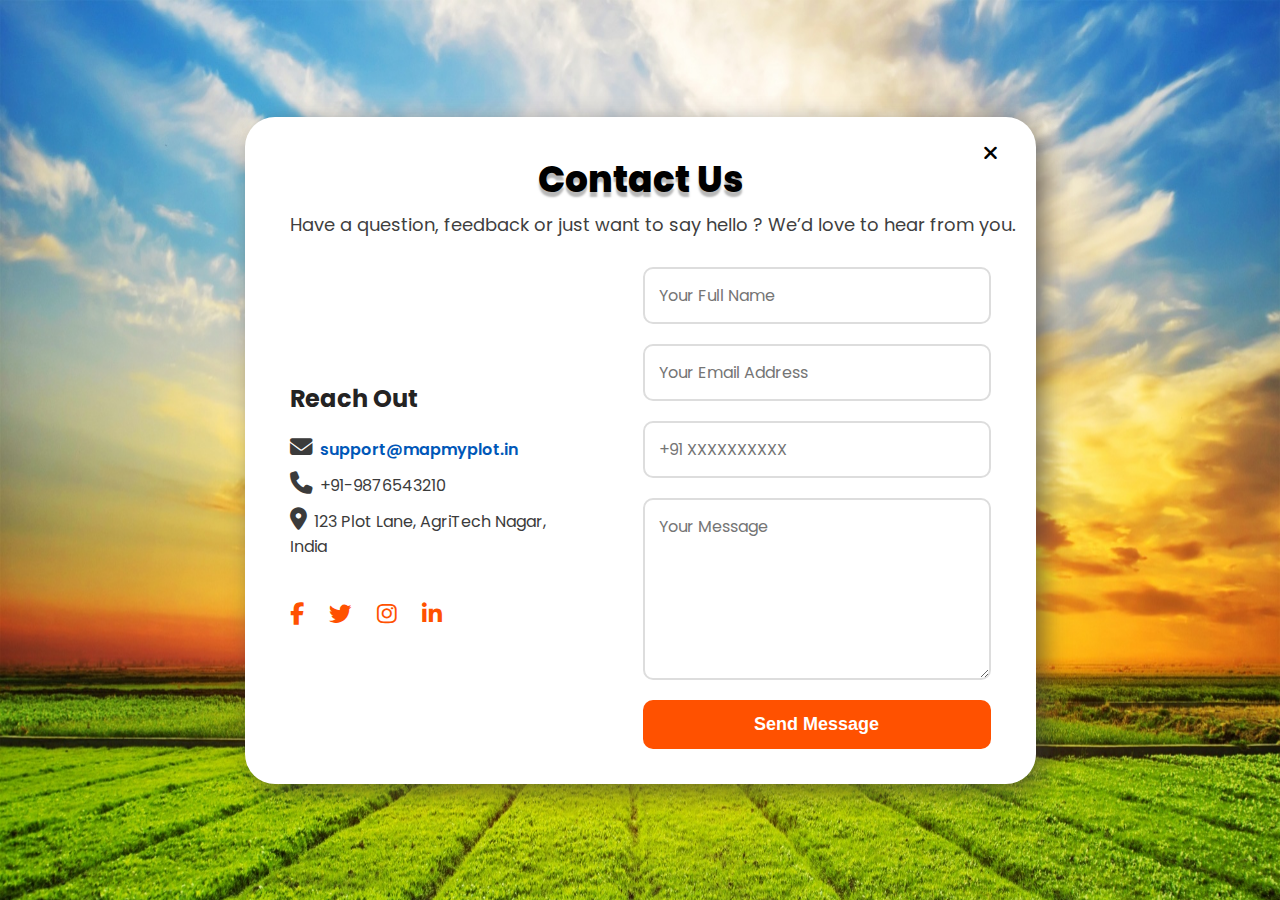
<file: contact.html>
<!DOCTYPE html>
<html lang="en">
<head>
  <meta charset="UTF-8" />
  <meta name="viewport" content="width=device-width, initial-scale=1.0"/>
  <title>Contact Us | MapMyPlot</title>
  <link rel="stylesheet" href="contact.css" />
  <link href="https://fonts.googleapis.com/css2?family=Poppins:wght@400;600;700&display=swap" rel="stylesheet" />
  <link rel="stylesheet" href="https://cdnjs.cloudflare.com/ajax/libs/font-awesome/6.5.0/css/all.min.css">
</head>

<body class="contact-body">
  <section class="contact-wrapper">
    <!-- Close Button -->
    <a class="cross" href="index.html"><i class="fa-solid fa-xmark"></i></a>

    <div class="contact-heading">
      <h1>Contact Us</h1>
      <p>Have a question, feedback or just want to say hello ? We’d love to hear from you.</p>
    </div>

    <div class="contact-container">
      <!-- Left Side: Info -->
      <div class="contact-info">
        <h2>Reach Out</h2>
        <p><i class="fas fa-envelope"></i> <a href="mailto:support@mapmyplot.in">support@mapmyplot.in</a></p>
        <p><i class="fa-solid fa-phone"></i> +91-9876543210</p>
        <p><i class="fas fa-map-marker-alt"></i> 123 Plot Lane, AgriTech Nagar, India</p>

        <div class="contact-socials">
        <a href="#"><i class="fab fa-facebook-f"></i></a>
        <a href="#"><i class="fab fa-twitter"></i></a>
        <a href="#"><i class="fab fa-instagram"></i></a>
        <a href="#"><i class="fab fa-linkedin-in"></i></a>
        </div>
      </div>


      <!-- Right Side: Form -->
      <form class="contact-form" action="#" method="post">
        <input type="text" name="name" placeholder="Your Full Name" pattern="^[A-Za-z\s]{1,40}$" required />
        <input type="email" name="email" placeholder="Your Email Address" pattern="^^[a-zA-Z0-9._%+-]+@[a-zA-Z0-9.-]+\.[a-zA-Z]{2,}$$" required />
        <input type="tel" name="phone" placeholder="+91 XXXXXXXXXX" pattern="^\+\d{1,4}\s\d{10}$" required/>
        <textarea name="message" rows="6" placeholder="Your Message" required></textarea>
        <button type="submit">Send Message</button>
      </form>
    </div>
  </section>
</body>
</html>
</file>
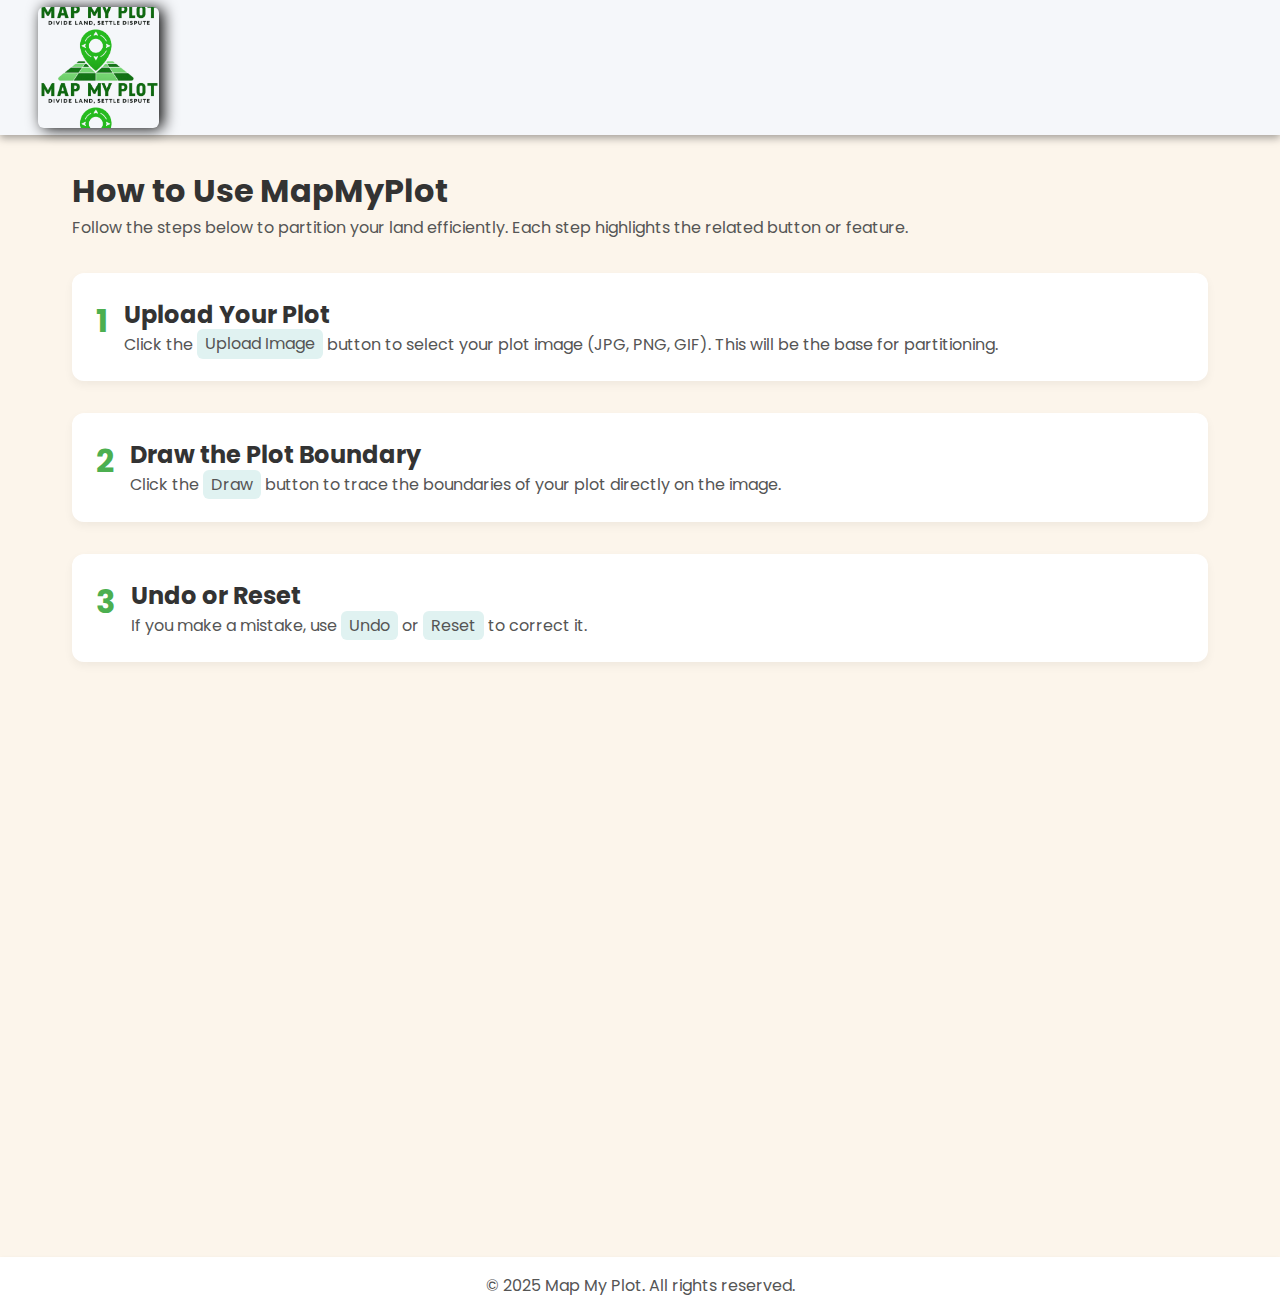
<file: how-to-use.html>
<!DOCTYPE html>
<html lang="en">
<head>
  <meta charset="UTF-8" />
  <meta name="viewport" content="width=device-width, initial-scale=1.0" />
  <title>How To Use | MapMyPlot</title>
  <link rel="stylesheet" href="how-to-use.css" />
  <link rel="stylesheet" href="https://cdnjs.cloudflare.com/ajax/libs/font-awesome/6.5.0/css/all.min.css">
  <link href="https://fonts.googleapis.com/css2?family=Poppins:wght@400;600;700&display=swap" rel="stylesheet">
</head>
<body>

  <header>
  <a href="index.html" class="logo-container"></a>
</header>


<main>
  <h1>How to Use MapMyPlot</h1>
  <p>Follow the steps below to partition your land efficiently. Each step highlights the related button or feature.</p>

  <div class="interactive-steps">
    <!-- Step template -->
    <div class="step" data-step="1">
      <div class="step-number">1</div>
      <div class="step-content">
        <h2>Upload Your Plot</h2>
        <p>Click the <span class="highlight-btn" data-target="#uploadBtn">Upload Image</span> button to select your plot image (JPG, PNG, GIF). This will be the base for partitioning.</p>
      </div>
    </div>

    <div class="step" data-step="2">
      <div class="step-number">2</div>
      <div class="step-content">
        <h2>Draw the Plot Boundary</h2>
        <p>Click the <span class="highlight-btn" data-target="#drawBtn">Draw</span> button to trace the boundaries of your plot directly on the image.</p>
      </div>
    </div>

    <div class="step" data-step="3">
      <div class="step-number">3</div>
      <div class="step-content">
        <h2>Undo or Reset</h2>
        <p>If you make a mistake, use <span class="highlight-btn" data-target="#undoBtn">Undo</span> or <span class="highlight-btn" data-target="#resetBtn">Reset</span> to correct it.</p>
      </div>
    </div>

    <div class="step" data-step="4">
      <div class="step-number">4</div>
      <div class="step-content">
        <h2>Set Plot Parameters</h2>
        <p>Enter the <strong>number of partitions</strong>, <strong>reference side length</strong>, and <strong>units</strong> in the control panel to calculate the scale.</p>
      </div>
    </div>

    <div class="step" data-step="5">
      <div class="step-number">5</div>
      <div class="step-content">
        <h2>Generate Partitions</h2>
        <p>Click the <span class="highlight-btn" data-target="#generateBtn">Generate Partition</span> button to create subplots instantly.</p>
      </div>
    </div>

    <div class="step" data-step="6">
      <div class="step-number">6</div>
      <div class="step-content">
        <h2>Check Area Results</h2>
        <p>The <span class="highlight-btn" data-target=".results-panel">Area Results</span> panel shows total area and area of each partition automatically.</p>
      </div>
    </div>

    <div class="step" data-step="7">
      <div class="step-number">7</div>
      <div class="step-content">
        <h2>Export Your Partition</h2>
        <p>Click the <span class="highlight-btn" data-target="#exportBtn">Export</span> button to save your partitioned plot.</p>
      </div>
    </div>
  </div>
</main>

<footer>
  <p>© 2025 Map My Plot. All rights reserved.</p>
</footer>

<script src="how-to-use.js"></script>
</body>
</html>
</file>
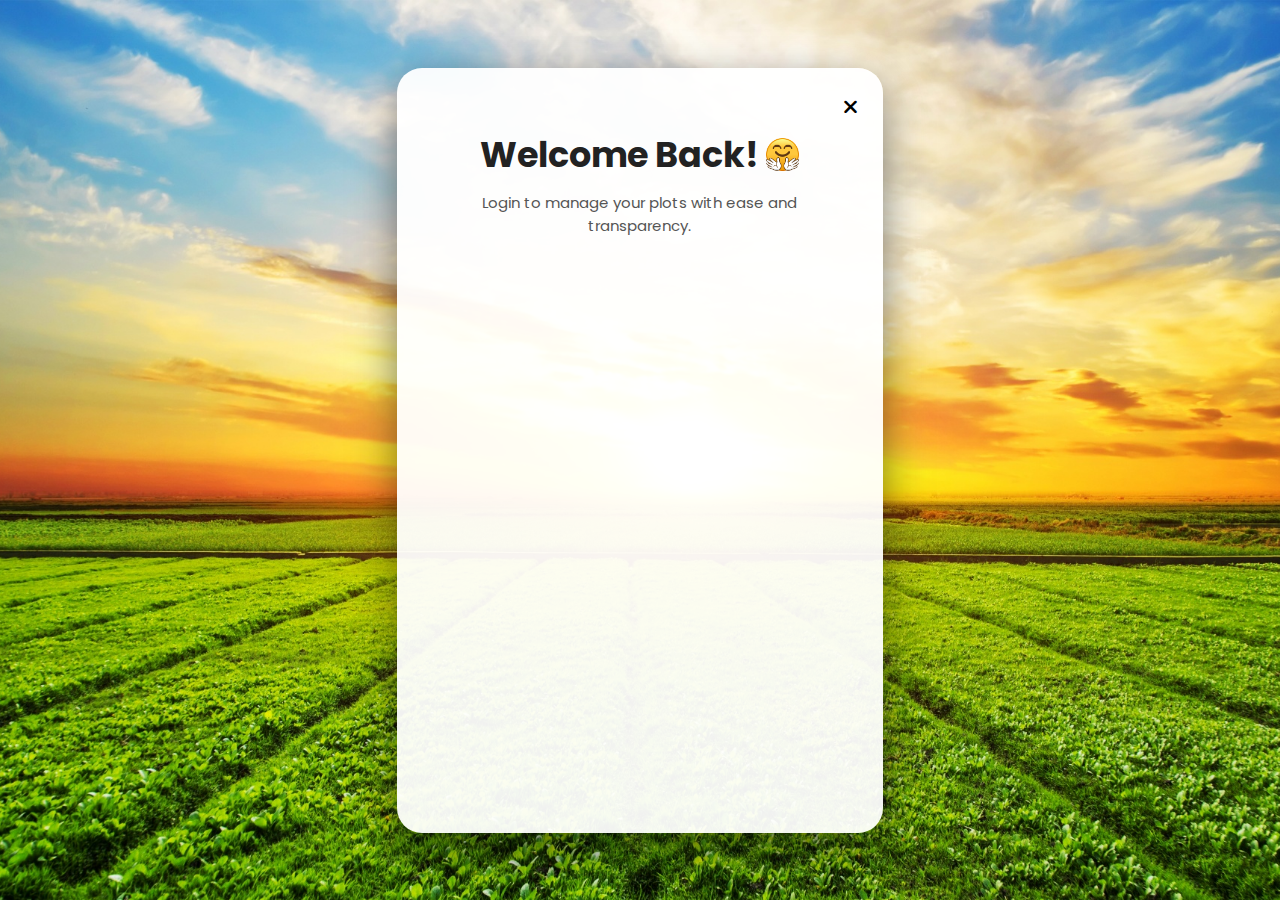
<file: login.html>
<!DOCTYPE html>
<html lang="en">
<head>
  <meta charset="utf-8" />
  <meta name="viewport" content="width=device-width, initial-scale=1" />
  <title>Login | MapMyPlot</title>
  <link rel="stylesheet" href="login.css" />
  <link rel="icon" href="./assets/logo.png" type="image/x-icon" />
  <link href="https://fonts.googleapis.com/css2?family=Poppins:wght@500;700&display=swap" rel="stylesheet" />
  <link rel="stylesheet" href="https://cdnjs.cloudflare.com/ajax/libs/font-awesome/6.5.0/css/all.min.css" />
</head>

<body class="login-body">
  <section class="login-card">
    <!-- Close Button -->
    <a class="cross" href="index.html"><i class="fa-solid fa-xmark"></i></a>
     
    <!-- Welcome Text -->
    <h1 class="login-title">
      Welcome Back! <img src="./assets/welcome-back-emoji.png" alt="Welcome Emoji">
    </h1>
    <p class="login-subtitle">Login to manage your plots with ease and transparency.</p>

    <!-- Login Form -->
    <form class="login-form" action="" method="post">
      <div class="input-group delay1">
        <i class="fa-solid fa-envelope"></i>
        <input type="email" name="email" placeholder="Email Address" required />
      </div>

      <div class="input-group delay2">
        <i class="fa-solid fa-lock"></i>
        <input type="password" name="password" placeholder="Password" required />
      </div>

      <div class="options-row delay3">
        <label class="remember">
          <input type="checkbox" /> <span>Remember me</span>
        </label>
        <a href="#" class="forgot-link">Forgot Password?</a>
      </div>

      <button type="submit" class="primary-btn delay4">Login</button>

      <p class="signup-text delay5">
        Don’t have an account? <a href="#">Sign Up</a>
      </p>
    </form>
  </section>
  <script src="login.js"></script>
</body>
</html>
</file>
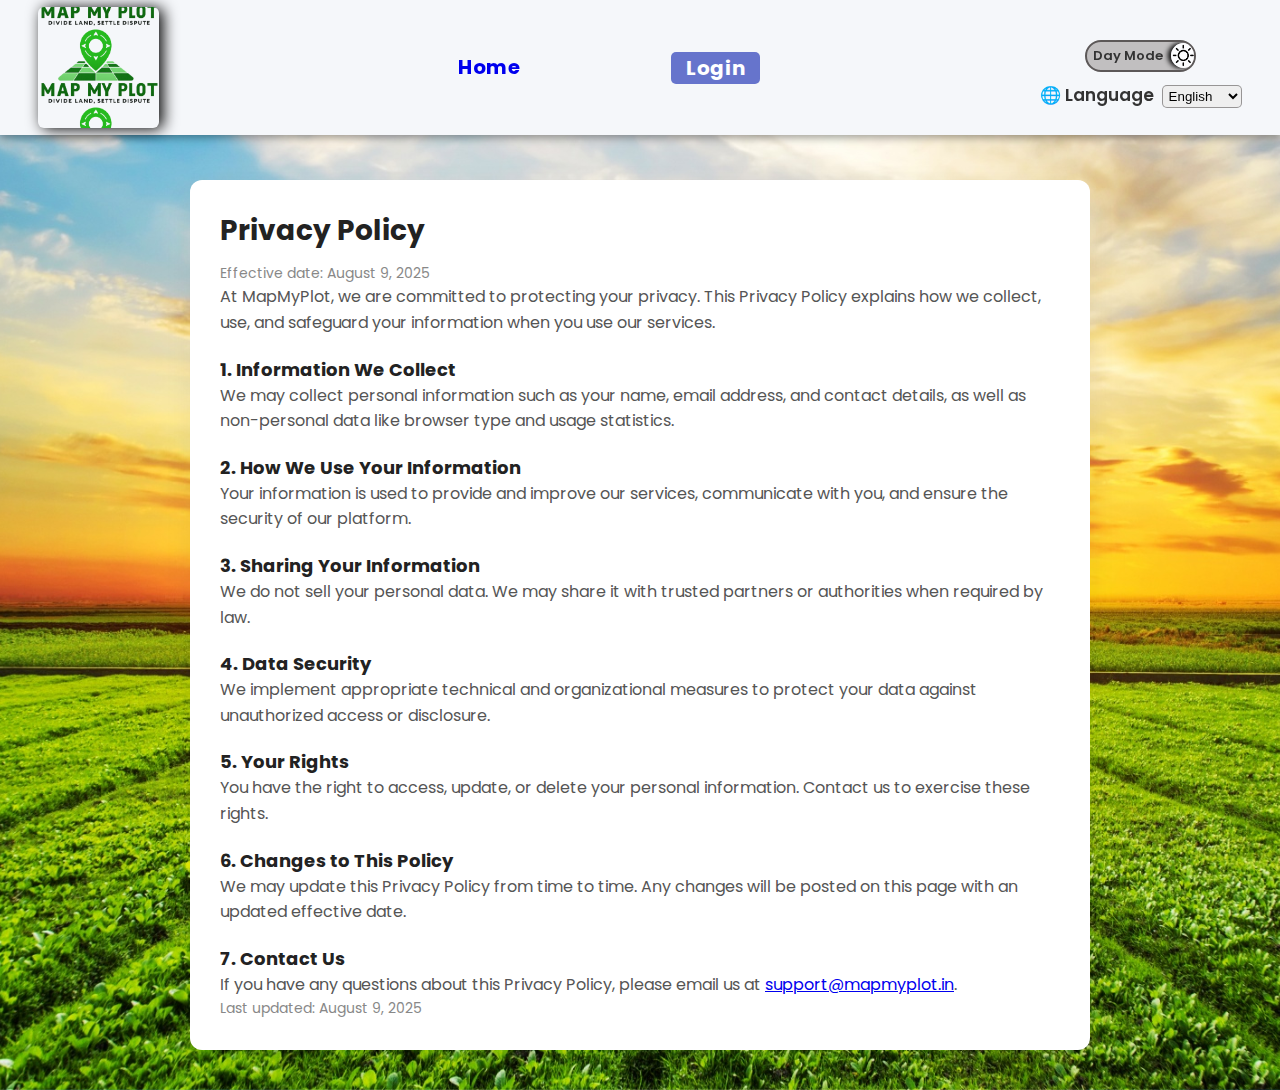
<file: privacy-policy.html>
<!doctype html>
<html lang="en">
<head>
  <meta charset="utf-8" />
  <meta name="viewport" content="width=device-width, initial-scale=1" />
  <title>Privacy Policy | MapMyPlot</title>
  <link href="https://fonts.googleapis.com/css2?family=Poppins:wght@300;400;600;800&display=swap" rel="stylesheet">
  <link rel="stylesheet" href="privacy-policy.css">
 
</head>
<body>
   <header>
        <!-- Logo -->
        <a href="index.html" class="logo-container"></a>

        <!-- Navigation Links -->
        <nav class="links">
            <a href="index.html" >Home</a>
            <!-- <a href="#features" >Features</a>
            <a href="#about" >About</a>
            <a href="contact.html" >Contact</a> -->
            <a href="login.html" class="login-button">Login</a>
        </nav>
     
        <!-- Right-side: Theme Toggle and Language Selector -->
        <div class="right">
        <!-- Theme Toggle -->
         <div class="toggle-wrapper">
            <input type="checkbox" id="toggle-checkbox"/>
            <label for="toggle-checkbox" class="toggle-label">
                <span class="day-mode-text">Day Mode</span>
                <div class="toggle-image"></div>
                <span class="night-mode-text">Night Mode</span>
            </label>
         </div>

            <!-- Language Selector -->
            <div class="language-selector">
                <label for="language">🌐 Language</label>
                <select id="language">
                    <option value="en">English</option>
                    <option value="hi">हिन्दी</option>
                    <option value="pa">ਪੰਜਾਬੀ</option>
                    <option value="mr">मराठी</option>
                </select>
            </div>
        </div>
    </header>
  <main>
    <h1>Privacy Policy</h1>
    <p class="muted">Effective date: August 9, 2025</p>
    <p>At MapMyPlot, we are committed to protecting your privacy. This Privacy Policy explains how we collect, use, and safeguard your information when you use our services.</p>

    <h4>1. Information We Collect</h4>
    <p>We may collect personal information such as your name, email address, and contact details, as well as non-personal data like browser type and usage statistics.</p>

    <h4>2. How We Use Your Information</h4>
    <p>Your information is used to provide and improve our services, communicate with you, and ensure the security of our platform.</p>

    <h4>3. Sharing Your Information</h4>
    <p>We do not sell your personal data. We may share it with trusted partners or authorities when required by law.</p>

    <h4>4. Data Security</h4>
    <p>We implement appropriate technical and organizational measures to protect your data against unauthorized access or disclosure.</p>

    <h4>5. Your Rights</h4>
    <p>You have the right to access, update, or delete your personal information. Contact us to exercise these rights.</p>

    <h4>6. Changes to This Policy</h4>
    <p>We may update this Privacy Policy from time to time. Any changes will be posted on this page with an updated effective date.</p>

    <h4>7. Contact Us</h4>
    <p>If you have any questions about this Privacy Policy, please email us at <a href="mailto:support@mapmyplot.in">support@mapmyplot.in</a>.</p>

    <p class="muted">Last updated: August 9, 2025</p>
  </main>
</body>
</html>
</file>
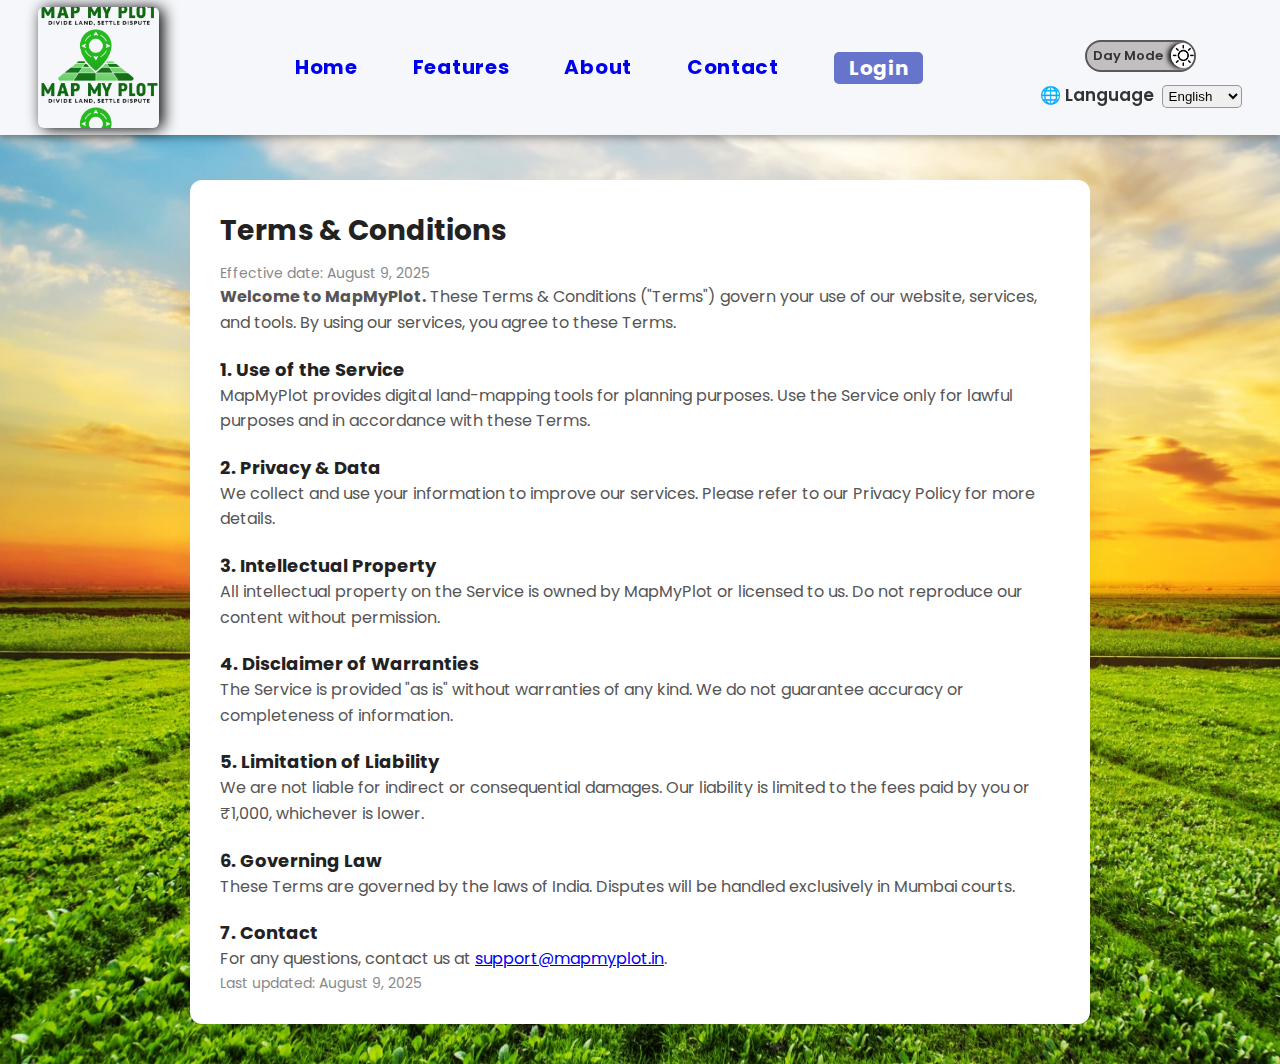
<file: terms-condition.html>
<!doctype html>
<html lang="en">
<head>
  <meta charset="utf-8" />
  <meta name="viewport" content="width=device-width, initial-scale=1" />
  <title>Terms & Conditions | MapMyPlot</title>
  <link rel="stylesheet" href="terms-condition.css">
  <link href="https://fonts.googleapis.com/css2?family=Poppins:wght@300;400;600;800&display=swap" rel="stylesheet">
  
</head>
<body>
  <header>
        <!-- Logo -->
        <a href="index.html" class="logo-container"></a>

        <!-- Navigation Links -->
        <nav class="links">
            <a href="index.html" >Home</a>
            <a href="#features" >Features</a>
            <a href="#about" >About</a>
            <a href="contact.html" >Contact</a>
            <a href="login.html" class="login-button">Login</a>
        </nav>
     
        <!-- Right-side: Theme Toggle and Language Selector -->
        <div class="right">
        <!-- Theme Toggle -->
         <div class="toggle-wrapper">
            <input type="checkbox" id="toggle-checkbox"/>
            <label for="toggle-checkbox" class="toggle-label">
                <span class="day-mode-text">Day Mode</span>
                <div class="toggle-image"></div>
                <span class="night-mode-text">Night Mode</span>
            </label>
         </div>

            <!-- Language Selector -->
            <div class="language-selector">
                <label for="language">🌐 Language</label>
                <select id="language">
                    <option value="en">English</option>
                    <option value="hi">हिन्दी</option>
                    <option value="pa">ਪੰਜਾਬੀ</option>
                    <option value="mr">मराठी</option>
                </select>
            </div>
        </div>
    </header>
  <main>
    <h1>Terms & Conditions</h1>
    <p class="muted">Effective date: August 9, 2025</p>
    <p><strong>Welcome to MapMyPlot.</strong> These Terms & Conditions ("Terms") govern your use of our website, services, and tools. By using our services, you agree to these Terms.</p>

    <h4>1. Use of the Service</h4>
    <p>MapMyPlot provides digital land-mapping tools for planning purposes. Use the Service only for lawful purposes and in accordance with these Terms.</p>

    <h4>2. Privacy & Data</h4>
    <p>We collect and use your information to improve our services. Please refer to our Privacy Policy for more details.</p>

    <h4>3. Intellectual Property</h4>
    <p>All intellectual property on the Service is owned by MapMyPlot or licensed to us. Do not reproduce our content without permission.</p>

    <h4>4. Disclaimer of Warranties</h4>
    <p>The Service is provided "as is" without warranties of any kind. We do not guarantee accuracy or completeness of information.</p>

    <h4>5. Limitation of Liability</h4>
    <p>We are not liable for indirect or consequential damages. Our liability is limited to the fees paid by you or ₹1,000, whichever is lower.</p>

    <h4>6. Governing Law</h4>
    <p>These Terms are governed by the laws of India. Disputes will be handled exclusively in Mumbai courts.</p>

    <h4>7. Contact</h4>
    <p>For any questions, contact us at <a href="mailto:support@mapmyplot.in">support@mapmyplot.in</a>.</p>

    <p class="muted">Last updated: August 9, 2025</p>
  </main>
</body>
</html>
</file>
<file: contact.css>
*{
    padding: 0;
    margin: 0;
    box-sizing: border-box;
}
.contact-body {
  display: flex;
  justify-content: center;
  align-items: center;
  min-height: 100vh;
  font-family: 'Poppins', sans-serif;
  background-image: url(./assets/bg3.jpg);
  background-size: 100vw 134vh;
  animation: contact-page-topup 1.3s ease-in forwards;
  padding: 75px;
}
@keyframes contact-page-topup {
  0% {
    opacity: 0;
    transform: scale(0.5);
  }
  100% {
    opacity: 1;
    transform: scale(1);
  }
}
.contact-wrapper {
  position: relative;
  background: white;
  border-radius: 30px;
  box-shadow: 8px 8px 25px rgba(53, 52, 52, 0.61);
  padding: 35px 45px;
  width: 70%;
}
.cross{
  position: absolute;
  top: 3.5%;
  right: 4%;
  height: 26px;
  width: 26px;
  border-radius: 50%;
  background-color: white;
  display: flex;
  align-items: center;
  justify-content: center;
  text-decoration: none;
  transition: background-color 0.5s, transform 0.5s ease-out;
}
.cross i {
  font-size: 20px;
  color: black;
}
.cross:hover {
  background-color: red;
  transform: rotate(90deg);
}
.cross:hover i {
  color: white;
}
.contact-heading {
  text-align: center;
  margin-bottom: 60px;
}

.contact-heading h1 {
  font-size: 36px;
  font-weight: 800;
  color: #000000;
  text-shadow: 0px 5px 2px rgba(128, 128, 128, 0.555);
}

.contact-heading p{
  position: absolute;
  font-size: 18px;
  color: #3f3f3f;
  margin-top: 4px;
}
.contact-heading p::before{
   content: '';
   height: 2px;
   background-color: rgb(240, 96, 0);
   position: absolute;
   left: 0%;
   bottom: 0;
   width: 100%;
   opacity: 0;
   animation: line-float 2s ease  1.5s infinite alternate;
}
@keyframes line-float{
  0%{
  transform: scaleX(0);
  }
  100%{
  transform: scale(X1);
  opacity: 1;
  }
}
.contact-container {
  display: flex;
  justify-content: space-between;
  gap: 60px;
}
.contact-info {
  flex: 1;
  display: flex;
  flex-direction: column;
  justify-content: center;
  animation: slideInLeft 2s ease ;
}
@keyframes slideInLeft {
  from {
    opacity: 0;
    transform: translateX(-40px);
  }
  to {
    opacity: 1;
    transform: translateX(0);
  }
}
.contact-info h2 {
  font-size: 24px;
  color: #242323;
  margin-bottom: 20px;
}

.contact-info p{
  font-size: 16px;
  margin-bottom: 10px;
  color: #3b3b3b;
}

.contact-info a{
  color: #0057b8;
  text-decoration: none;
  font-weight: 600;
}
.contact-info a:hover {
  text-decoration: underline;
}
.contact-info i{
  font-size: 22.5px;
  margin-right: 3px;
}
.contact-socials {
  margin-top: 20px;
}
.contact-socials a {
  display: inline-block;
  font-size: 30px;
  margin-right: 18px;
  color: #ff5100;
  transition: transform 0.3s, color 0.3s;
}
.contact-socials a:hover {
  color: #222;
  transform: scale(1.2);
}

/* Contact Form */

.contact-form {
  flex: 1;
  display: flex;
  flex-direction: column;
  gap: 20px;
  animation: slideInRight 2s ease;
}

@keyframes slideInRight {
  from {
    opacity: 0;
    transform: translateX(40px);
  }
  to {
    opacity: 1;
    transform: translateX(0);
  }
}

.contact-form input,
.contact-form textarea {
  padding: 14px;
  border-radius: 10px;
  border: 2px solid #ddd;
  font-size: 16px;
  transition: border-color 0.3s, box-shadow 0.3s;
  font-family: 'Poppins', sans-serif;
}

.contact-form input:focus,
.contact-form textarea:focus {
  border-color: #15ff00;
  box-shadow: 0 0 10px rgba(0, 255, 149, 0.4);
  outline: none;
}

.contact-form button {
  padding: 14px;
  background-color: #ff5100;
  color: white;
  border: none;
  border-radius: 10px;
  font-weight: 700;
  font-size: 18px;
  cursor: pointer;
  transition: background-color 0.4s, transform 0.3s, box-shadow 0.3s;
}
.contact-form button:hover {
  background-color: #d14000;
  transform: scale(1.05);
  box-shadow: 3px 4px 10px rgba(0, 0, 0, 0.3);
}
</file>
<file: how-to-use.css>
* {
  padding: 0;
  margin: 0;
  box-sizing: border-box;
  scroll-behavior: smooth;
}
/* Body base style */


body { font-family:'Poppins',sans-serif; margin:0;  width: 100%;
  background-color: #fcf5eb;}
 footer { background:#fff; box-shadow:0 2px 4px rgba(0,0,0,0.1); padding:1rem; display:flex; justify-content:center; align-items:center; width: 100%;}
main { padding:2rem; max-width:1200px; margin:0 auto; margin-top: 15vh;}
h1,h2 { color:#333; }
p { color:#555; line-height:1.6; }

/* Steps */
.interactive-steps { display:flex; flex-direction:column; gap:2rem; margin-top:2rem; }
.step { background:#fff; padding:1.5rem; border-radius:12px; box-shadow:0 4px 10px rgba(0,0,0,0.05); position:relative; display:flex; gap:1rem; align-items:flex-start; transition:transform 0.3s; }
.step:hover { transform:translateY(-5px); box-shadow:0 6px 15px rgba(0,0,0,0.1); }
.step-number { font-size:2rem; font-weight:700; color:#4CAF50; }

.highlight-btn { background:#e0f2f1; padding:0.2rem 0.5rem; border-radius:6px; cursor:pointer; transition:0.3s; }
.highlight-btn:hover { background:#b2dfdb; animation: pulse-btn 1s infinite; }
@keyframes pulse-btn {
  0% { box-shadow:0 0 0 0 rgba(76,175,80,0.5); }
  70% { box-shadow:0 0 0 10px rgba(76,175,80,0); }
  100% { box-shadow:0 0 0 0 rgba(76,175,80,0); }
}

/* Tooltip style (optional for extra guidance) */
.tooltip { position:relative; cursor:pointer; }
.tooltip span { visibility:hidden; width:200px; background:#333; color:#fff; padding:0.5rem; border-radius:6px; position:absolute; top:-120%; left:50%; transform:translateX(-50%); opacity:0; transition:opacity 0.3s; }
.tooltip:hover span { visibility:visible; opacity:1; }

/* Responsive */
@media(max-width:768px){ .interactive-steps { gap:1.5rem; } }

header {
  display: flex;
  justify-content: space-between;
  align-items: center;
  width: 100%;
  height: 15vh;
  font-family: "Poppins", sans-serif;
  color: #333;
  background-color: #f5f7fa;
  box-shadow: 0 3px 8px rgba(0, 0, 0, 0.356);
  position: fixed;
  top: 0;
  z-index: 2;
  padding: 0 3%;
  animation: slideDown 1s ease forwards;
}
/* Header slide-down animation */
@keyframes slideDown {
  from {
    transform: translateY(-100%);
    opacity: 0;
  }
  to {
    transform: translateY(0);
    opacity: 1;
  }
}
/* Logo container style */
.logo-container {
  display: block;
  height: 89%;
  width: 10%;
  border-radius: 6px;
  overflow: hidden;
  box-shadow: 4px 1px 15px black;
  background-image: url(./assets/logo.png);
  background-position: center;
  background-size: contain;
}
</file>
<file: login.css>
* {
  padding: 0;
  margin: 0;
  box-sizing: border-box;
}

:root {
  --accent: #ff5100;
  --accent-dark: #d14000;
  --bg-overlay: rgba(255, 255, 255, 0.94);
  --text-dark: #222;
  --text-light: #555;
}

.login-body {
  display: flex;
  justify-content: center;
  align-items: center;
  height: 100vh;
  background-image: url(./assets/bg3.jpg);
  background-position: center;
  background-size: cover;
  font-family: 'Poppins', sans-serif;
}
/* Card container */
.login-card {
  position: relative;
  width: 38%;
  height: 85vh;
  background-color: var(--bg-overlay);
  border-radius: 25px;
  padding: 2% 3%;
  box-shadow: 0 15px 45px rgba(0, 0, 0, 0.521);
  animation: cardFadeIn 1s ease forwards;
}
@keyframes cardFadeIn {
  from {
    opacity: 0;
    transform: translateY(30px) scale(0.5);
  }
  to {
    opacity: 1;
    transform: translateY(0) scale(1);
  }
}
/* Close button */
.cross{
  position: absolute;
  top: 3.5%;
  right: 4%;
  height: 26px;
  width: 26px;
  border-radius: 50%;
  background-color: white;
  display: flex;
  align-items: center;
  justify-content: center;
  text-decoration: none;
  transition: background-color 0.5s, transform 0.5s ease-out;
}
.cross i {
  font-size: 20px;
  color: black;
}
.cross:hover {
  background-color: var(--accent);
  transform: rotate(90deg);
}
.cross:hover i {
  color: white;
}
/* Title & subtitle */
.login-title{
  text-align: center;
  font-size: 35px;
  font-weight: 700;
  color: var(--text-dark);
  display: flex;
  align-items: center;
  justify-content: center;
  text-decoration: none;
  margin-top: 35px;
}
.login-title img {
  margin-left: 7px;
  height: 35px;
}
.login-subtitle {
  margin-top: 10px;
  text-align: center;
  font-size: 15px;
  color: var(--text-light);
}
/* Form */
.login-form {
  display: flex;
  flex-direction: column;
  gap: 15px;
  padding: 60px 0;
}
/* Input group */
.input-group {
  position: relative;
  opacity: 0;
  transform: translateY(15px);
  animation: fadeUp 1s ease forwards;
}
.input-group i {
  position: absolute;
  top: 31%;
  left: 12px;
  font-size: 20px;
  color: #777;
}
.input-group input {
  width: 100%;
  padding: 12px 12px 12px 42px;
  border: 2px solid #c5c3c3;
  border-radius: 8px;
  font-size: 14px;
  transition: border-color 0.3s, box-shadow 0.3s;
}
.input-group input:focus {
  border-color: var(--accent);
  box-shadow: 0 0 7px var(--accent-dark);
  outline: none;
}
/* Options row */
.options-row {
  display: flex;
  justify-content: space-between;
  align-items: center;
  font-size: 16px;
  opacity: 0;
  animation: fadeUp 1s ease forwards;
}
.remember {
  display: flex;
  align-items: center;
  gap: 7px;
}
.forgot-link {
  color: var(--accent);
  font-weight: 600;
  text-decoration: none;
  transition: color 0.3s;
}
.forgot-link:hover {
  text-decoration: underline;
  color: var(--accent-dark);
}
/* Button */
.primary-btn {
  background: var(--accent);
  color: white;
  padding: 12px;
  border: none;
  border-radius: 8px;
  font-size: 18px;
  font-weight: 700;
  margin-top: 20px;
  cursor: pointer;
  transition: background-color 0.3s, transform 0.3s, box-shadow 0.3s;
  opacity: 0;
  animation: fadeUp 1s ease forwards;
}
.primary-btn:hover{
  background-color: var(--accent-dark);
  transform: translateY(-2px) scale(2)  ;
  box-shadow: 0 6px 15px rgba(0,0,0,0.2);
}
/* Signup text */
.signup-text {
  text-align: center;
  font-size: 16px;
  margin-top: 5px;
  opacity: 0;
  animation: fadeUp 1s ease forwards;
}
.signup-text a {
  color: var(--accent);
  text-decoration: none;
  font-weight: 600;
}
.signup-text a:hover {
  text-decoration: underline;
}
/* Fade up animation */
@keyframes fadeUp {
  to {
    opacity: 1;
    transform: translateY(0);
  }
}
/* Sequential delays */
.delay1 { animation-delay: 0.6s; }
.delay2 { animation-delay: 0.8s; }
.delay3 { animation-delay: 1s; }
.delay4 { animation-delay: 1.2s; }
.delay5 { animation-delay: 1.4s; }
</file>
<file: privacy-policy.css>
*{
    padding: 0;
    margin: 0;
    box-sizing: border-box;
}
    body{
      font-family: 'Poppins', sans-serif;
      margin:0;
       background-image: url(./assets/bg3.jpg);
  background-position: center;
  background-size: cover;
      color: #222;
    }
    header {
  display: flex;
  justify-content: space-between;
  align-items: center;
  width: 100%;
  height: 15vh;
  font-family: 'Poppins', sans-serif;
  color: #333;
  background-color: #f5f7fa;
  box-shadow: 0 3px 8px rgba(0, 0, 0, 0.356);
  position: fixed;
  top: 0;
  z-index: 2;
  padding: 0 3%;
  animation: slideDown 1s ease forwards;
}
/* Header slide-down animation */
@keyframes slideDown {
  from { transform: translateY(-100%); opacity: 0; }
  to { transform: translateY(0); opacity: 1; }
}
/* Logo container style */
.logo-container {
  display: block;
  height: 89%;
  width: 10%;
  border-radius: 6px;
  overflow: hidden;
  box-shadow: 4px 1px 15px black;
  background-image: url(./assets/logo.png);
  background-position: center;
  background-size: contain;
}
/* Navigation links container */
.links {
  display: flex;
  font-size: 20px;
  font-weight: 700;
  letter-spacing: 0.7px;
  color: rgb(85, 26, 139);
  gap: 150px;
  margin-left: 20px;
}
/* Links default state */
.links a {
  text-decoration: none;
  position: relative;
}
/* Preserve color for visited links */
.links:visited,.links:active{
  color: rgb(85, 26, 139);
}
/* First four links hover movement */
.links a:nth-child(-n+4):hover {
  transition: transform 0.3s ease-in-out;
  transform: translateY(-6px);
}
/* Underline effect for first four links */
.links a:nth-child(-n+1)::after {
  content: '';
  position: absolute;
  left: 0;
  height: 2px;
  bottom: 1px;
  background-color: black;
  width: 100%;
  transform: scaleX(0);
  transform-origin: center;
  transition: transform 0.3s ease-in-out;
}
.links a:nth-child(-n+1):hover::after {
  transform: scaleX(1);
}
/* Login button styling */
.login-button {
  padding: 1px 15px;
  color: white;
  border-radius: 5px;
  background-color: rgb(102, 116, 204);
  transition: transform 0.2s ease-in-out;
}
.login-button:hover {
  cursor: pointer;
  transform: translateY(-2px) scale(1.03);
  box-shadow: 4px 4px 8px rgba(0, 0, 0);
}
/* Right section container */
.right {
  display: flex;
  flex-direction: column;
  align-items: center;
  margin-top: 13px;
  gap: 10px;
}
/* Hide default checkbox */
#toggle-checkbox {
  display: none;
}
/* Theme toggle container */
.toggle-wrapper {
  border: 2px solid rgb(92, 88, 88);
  background-color: #b9b7b7de;
  padding: 1px 0px 1.06px 6px;
  border-radius: 9999px;
  width: 54.7%;
  overflow: hidden;
  white-space: nowrap;
  font-size: 13px;
  font-weight: 600;
}
/* Theme toggle sliding label */
.toggle-label {
  display: flex;
  align-items: center;
  transition: transform 1s ease-in-out;
}
/* Theme toggle icon */
.toggle-image {
  flex-shrink: 0;
  width: 25px;
  height: 25px;
  margin-left: 8px;
  margin-right: 4px;
  background-image: url(./assets/lightmode.png);
  background-position: center;
  background-size: contain;
  border-radius: 9999px;
  box-shadow: -3px 0 5px black;
  transition: all 1s ease-in-out;
}
/* Toggle dark mode when checked */
#toggle-checkbox:checked + .toggle-label {
  transform: translateX(-77%);
}
#toggle-checkbox:checked + .toggle-label .toggle-image {
  background-image: url(./assets/darkmode.png);
  background-position: center;
  background-size: contain;
  box-shadow: 3px 0 5px black;
  transform: rotate(360deg);
}
/* Language selector container */
.language-selector {
  font-size: 17px;
  font-weight: 600;
}
/* Dropdown style for language selector */
.language-selector select {
  margin-left: 4px;
  padding: 2px 2px;
  width: 80px;
  border-radius: 5px;
  border: 1px solid #46444385;
}
/* Highlight dropdown when focused */
.language-selector select:focus {
  outline: none;
  border: 2px solid #ff7300;
  box-shadow: 0 0 5px rgba(255, 115, 0, 0.7);
  transition: all 0.2s ease;
}
    main{
      max-width: 900px;
      margin: 20vh auto 40px auto;
      background: #fff;
      padding: 30px;
      border-radius: 12px;
      box-shadow: 0 8px 30px rgba(0,0,0,0.06);
    }
    h1{
      font-size: 28px;
      margin-bottom: 10px;
    }
    h4{
      margin-top: 20px;
      font-size: 18px;
    }
    p{
      color: #555;
      line-height: 1.6;
    }
    .muted{
      font-size: 14px;
      color: #888;
    }
</file>
<file: terms-condition.css>
*{
    padding: 0;
    margin: 0;
    box-sizing: border-box;
}
    body{
      font-family: 'Poppins', sans-serif;
      margin:0;
      background: #fbf6f2;
      color: #222;
    }
   /* Reset default styles and enable smooth scrolling */
* {
  padding: 0;
  margin: 0;
  box-sizing: border-box;
  scroll-behavior: smooth;
}
/* Body base style */
body {
  width: 100%;
  background-image: url(./assets/bg3.jpg);
  background-position: center;
  background-size: cover;
}

/* ================================
------------- HEADER--------------- 
===================================*/
header {
  display: flex;
  justify-content: space-between;
  align-items: center;
  width: 100%;
  height: 15vh;
  font-family: 'Poppins', sans-serif;
  color: #333;
  background-color: #f5f7fa;
  box-shadow: 0 3px 8px rgba(0, 0, 0, 0.356);
  position: fixed;
  top: 0;
  z-index: 2;
  padding: 0 3%;
  animation: slideDown 1s ease forwards;
}
/* Header slide-down animation */
@keyframes slideDown {
  from { transform: translateY(-100%); opacity: 0; }
  to { transform: translateY(0); opacity: 1; }
}
/* Logo container style */
.logo-container {
  display: block;
  height: 89%;
  width: 10%;
  border-radius: 6px;
  overflow: hidden;
  box-shadow: 4px 1px 15px black;
  background-image: url(./assets/logo.png);
  background-position: center;
  background-size: contain;
}
/* Navigation links container */
.links {
  display: flex;
  font-size: 20px;
  font-weight: 700;
  letter-spacing: 0.7px;
  color: rgb(85, 26, 139);
  gap: 55px;
  margin-left: 20px;
}
/* Links default state */
.links a {
  text-decoration: none;
  position: relative;
}
/* Preserve color for visited links */
.links:visited,.links:active{
  color: rgb(85, 26, 139);
}
/* First four links hover movement */
.links a:nth-child(-n+4):hover {
  transition: transform 0.3s ease-in-out;
  transform: translateY(-6px);
}
/* Underline effect for first four links */
.links a:nth-child(-n+4)::after {
  content: '';
  position: absolute;
  left: 0;
  height: 2px;
  bottom: 1px;
  background-color: black;
  width: 100%;
  transform: scaleX(0);
  transform-origin: center;
  transition: transform 0.3s ease-in-out;
}
.links a:nth-child(-n+4):hover::after {
  transform: scaleX(1);
}
/* Login button styling */
.login-button {
  padding: 1px 15px;
  color: white;
  border-radius: 5px;
  background-color: rgb(102, 116, 204);
  transition: transform 0.2s ease-in-out;
}
.login-button:hover {
  cursor: pointer;
  transform: translateY(-2px) scale(1.03);
  box-shadow: 4px 4px 8px rgba(0, 0, 0);
}
/* Right section container */
.right {
  display: flex;
  flex-direction: column;
  align-items: center;
  margin-top: 13px;
  gap: 10px;
}
/* Hide default checkbox */
#toggle-checkbox {
  display: none;
}
/* Theme toggle container */
.toggle-wrapper {
  border: 2px solid rgb(92, 88, 88);
  background-color: #b9b7b7de;
  padding: 1px 0px 1.06px 6px;
  border-radius: 9999px;
  width: 54.7%;
  overflow: hidden;
  white-space: nowrap;
  font-size: 13px;
  font-weight: 600;
}
/* Theme toggle sliding label */
.toggle-label {
  display: flex;
  align-items: center;
  transition: transform 1s ease-in-out;
}
/* Theme toggle icon */
.toggle-image {
  flex-shrink: 0;
  width: 25px;
  height: 25px;
  margin-left: 8px;
  margin-right: 4px;
  background-image: url(./assets/lightmode.png);
  background-position: center;
  background-size: contain;
  border-radius: 9999px;
  box-shadow: -3px 0 5px black;
  transition: all 1s ease-in-out;
}
/* Toggle dark mode when checked */
#toggle-checkbox:checked + .toggle-label {
  transform: translateX(-77%);
}
#toggle-checkbox:checked + .toggle-label .toggle-image {
  background-image: url(./assets/darkmode.png);
  background-position: center;
  background-size: contain;
  box-shadow: 3px 0 5px black;
  transform: rotate(360deg);
}
/* Language selector container */
.language-selector {
  font-size: 17px;
  font-weight: 600;
}
/* Dropdown style for language selector */
.language-selector select {
  margin-left: 4px;
  padding: 2px 2px;
  width: 80px;
  border-radius: 5px;
  border: 1px solid #46444385;
}
/* Highlight dropdown when focused */
.language-selector select:focus {
  outline: none;
  border: 2px solid #ff7300;
  box-shadow: 0 0 5px rgba(255, 115, 0, 0.7);
  transition: all 0.2s ease;
}
    main{
      max-width: 900px;
      margin: 20vh auto 40px auto;
      background: #fff;
      padding: 30px;
      border-radius: 12px;
      box-shadow: 0 8px 30px rgba(0,0,0,0.06);
    }
    h1{
      font-size: 28px;
      margin-bottom: 10px;
    }
    h4{
      margin-top: 20px;
      font-size: 18px;
    }
    p{
      color: #555;
      line-height: 1.6;
    }
    .muted{
      font-size: 14px;
      color: #888;
    }
</file>
